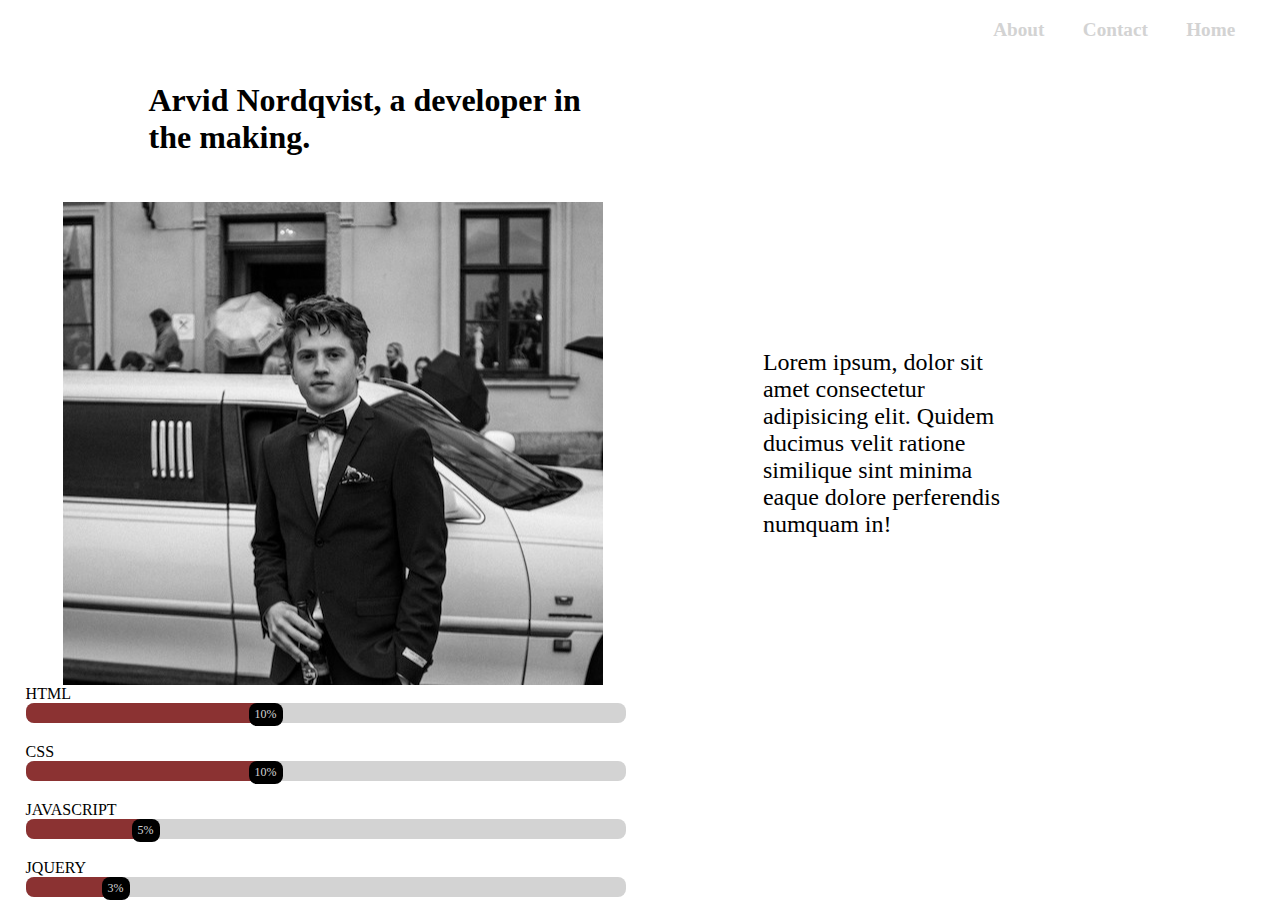
<file: aPortfolio/index.html>
<!DOCTYPE html>
<html lang="en">
<head>
    <meta charset="UTF-8">
    <meta http-equiv="X-UA-Compatible" content="IE=edge">
    <meta name="viewport" content="width=device-width, initial-scale=1.0">
    <link rel="stylesheet" href="style.css">
    <link rel="stylesheet" href="https://cdnjs.cloudflare.com/ajax/libs/font-awesome/4.7.0/css/font-awesome.min.css">  
    <script src="https://ajax.googleapis.com/ajax/libs/jquery/3.5.1/jquery.min.js"></script>
    
    <title>Portfolio</title>

</head>
<body>
    <!-- This part of the code is the navigationbar for users on screens larger than 600px-->
    <div class="navbar" id="myNavbar">
        <a href="home.html">Home</a>
        <a href="#contact">Contact</a>
        <a href="#about">About</a>
        <a href="javascript:void(0);" class="icon" onclick="openNavbar()">
            <i class="fa fa-bars"></i>
          </a>    
        </div>
<!-- This is the code that makes up the header and the image when the screen
     is smaller than 600px-->
    <div class="divheader">
        <h1 class="header">Arvid Nordqvist, a developer in the making.</h1>
        <div class="header-spacing-arvid">
        </div>
    </div>
    
    <!-- this is the main content.-->
    <div class=main>
        <div class="imgdiv-arvid">
        </div>
        <div class="divAbout">
            <p>Lorem ipsum, dolor sit amet consectetur adipisicing elit. Quidem ducimus velit ratione similique sint minima eaque dolore perferendis numquam in!</p>
        </div>
    </div>

<div class="skills">
    <div class="skill">
        <div class="skill-name">HTML</div>
        <div class="skill-bar">
            <div class="skill-per" title="40"></div>
        </div>
    </div>

    <div class="skill">
        <div class="skill-name">CSS</div>
        <div class="skill-bar">
            <div class="skill-per" title="40"></div>
        </div>
    </div>

    <div class="skill">
        <div class="skill-name">JAVASCRIPT</div>
        <div class="skill-bar">
            <div class="skill-per" title="20"></div>
        </div>
    </div>

    <div class="skill">
        <div class="skill-name">JQUERY</div>
        <div class="skill-bar">
            <div class="skill-per" title="15"></div>
        </div>
    </div>
</div>

    <script src="index.js"></script>
</body>
</html>
</file>
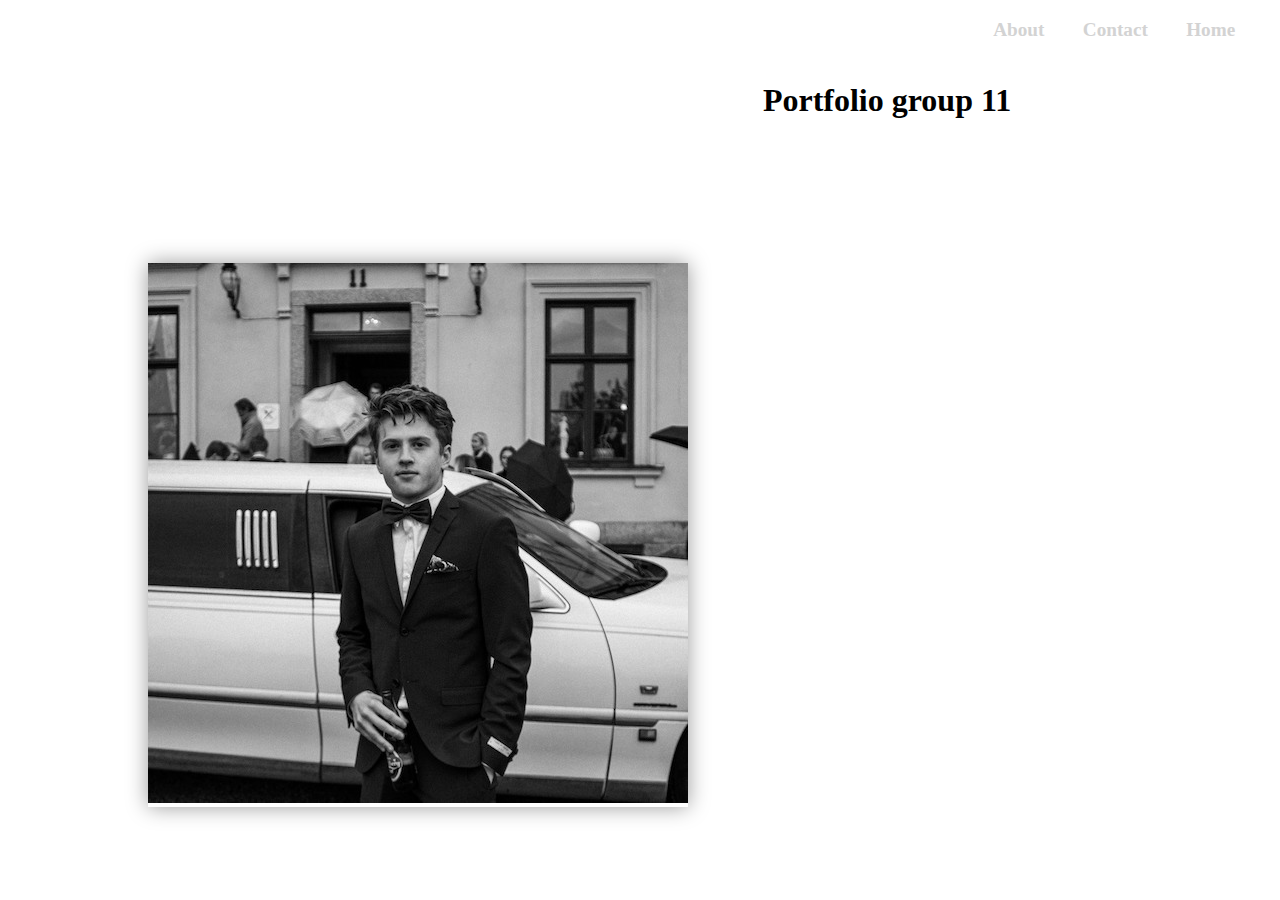
<file: aPortfolio/home.html>
<!DOCTYPE html>
<html lang="en">
<head>
    <meta charset="UTF-8">
    <meta http-equiv="X-UA-Compatible" content="IE=edge">
    <meta name="viewport" content="width=device-width, initial-scale=1.0">
    <link rel="stylesheet" href="style.css">
    <link rel="stylesheet" href="https://cdnjs.cloudflare.com/ajax/libs/font-awesome/4.7.0/css/font-awesome.min.css">  
    <script src="https://ajax.googleapis.com/ajax/libs/jquery/3.5.1/jquery.min.js"></script>

    <title>Home</title>
</head>
<body>
    <!-- This part of the code is the navigationbar for users on screens larger than 600px-->
    <div class="navbar" id="myNavbar">
        <a href="home.html">Home</a>
        <a href="#contact">Contact</a>
        <a href="#about">About</a>
        <a href="javascript:void(0);" class="icon" onclick="openNavbar()">
            <i class="fa fa-bars"></i>
          </a>    
        </div>
    
    <!-- This is the code that makes up the header and the image when the screen
     is smaller than 600px-->
     <div class="divheader">
         <div class="header-spacing">
            </div>
        <h1 class="header">Portfolio group 11</h1>
    </div>

    <div class="slideshow">
        <div class="images">
            <img src="arvid.jpeg" alt="arvid">
        </div>
        <div class="images">
            <img src="gustav.jpeg" alt="gustav">
        </div>
        <div class="images">
            <img src="kalle.jpeg" alt="kalle">
        </div>
        <div class="images">
            <img src="isac.jpeg" alt="isac">
        </div>
    </div>

    <div id="startStop">
        
    </div>

    <script src="index.js"></script>
</body>
</html>
</file>
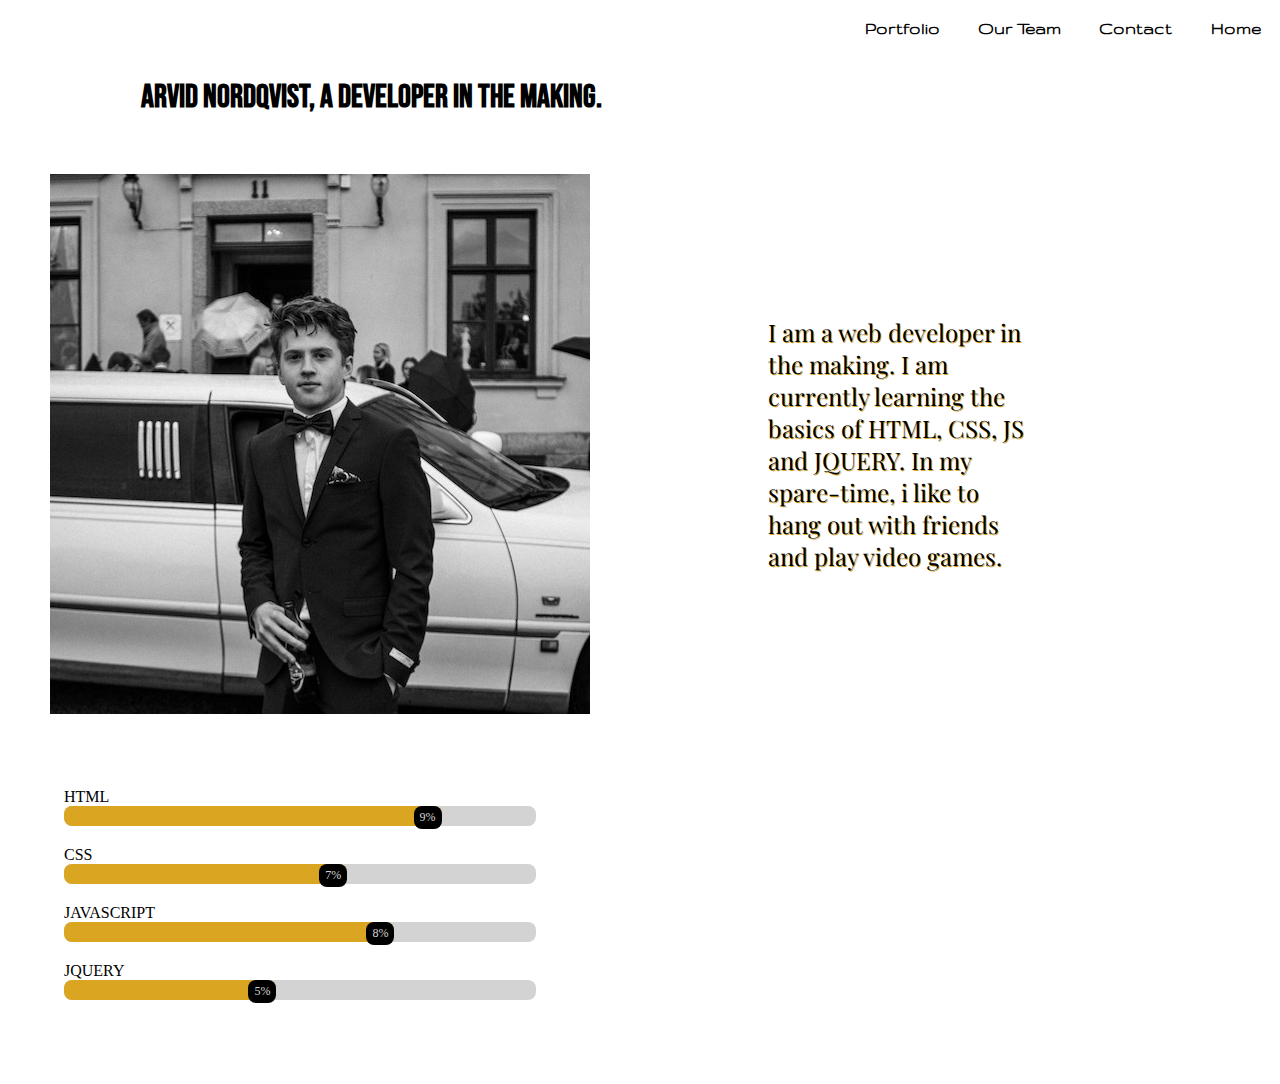
<file: ProjectGrupp11 2/arvidSida.html>
<!DOCTYPE html>
<html lang="en">

<head>
    <meta charset="UTF-8">
    <meta http-equiv="X-UA-Compatible" content="IE=edge">
    <meta name="viewport" content="width=device-width, initial-scale=1.0">
    <link rel="stylesheet" href="style.css">
    <link rel="stylesheet" href="arvidStyle.css">
    <link href='https://fonts.googleapis.com/css?family=Gruppo' rel='stylesheet'>
    <link rel="stylesheet" href="https://cdnjs.cloudflare.com/ajax/libs/font-awesome/4.7.0/css/font-awesome.min.css">
    <script src="https://ajax.googleapis.com/ajax/libs/jquery/3.5.1/jquery.min.js"></script>
    <link href="https://fonts.googleapis.com/css2?family=Bebas+Neue&family=Playfair+Display&display=swap" rel="stylesheet">

    <title>arvidSida</title>

</head>

<body>

    <!-- This part of the code is the navigationbar for users on screens larger than 600px-->
    <div class="navbar" id="myNavbar">
        <a href="homeScreen.html">Home</a>
        <a href="contactPage.html">Contact</a>
        <a href="ourTeam.html">Our Team</a>
        <a href="portfolio.html">Portfolio</a>
        <a href="javascript:void(0);" class="icon" onclick="openNavbar()">
            <i class="fa fa-bars"></i>
        </a>
    </div>

    <!-- This is the code that makes up the header and the image when the screen
     is smaller than 600px-->
    <div class="divheader">
        <h1 class="header">Arvid Nordqvist, a developer in the making.</h1>
        <div class="header-spacing-arvid">
        </div>
    </div>

    <!-- this is the main content.-->
    <div class=main>
        <div class="imgdiv-arvid">
        </div>
        <div class="divAbout">
            <p>I am a web developer in the making. I am currently learning the basics of HTML, CSS, JS and JQUERY. In my
                spare-time, i like to hang out with friends and play video games. </p>
        </div>
    </div>

    <!-- This is the content that creates the skillbar -->

    <div class="skills">
        <div class="skill">
            <div class="skill-name">HTML</div>
            <div class="skill-bar">
                <div class="skill-per" title="80"></div>
            </div>
        </div>

        <div class="skill">
            <div class="skill-name">CSS</div>
            <div class="skill-bar">
                <div class="skill-per" title="60"></div>
            </div>
        </div>

        <div class="skill">
            <div class="skill-name">JAVASCRIPT</div>
            <div class="skill-bar">
                <div class="skill-per" title="70"></div>
            </div>
        </div>

        <div class="skill">
            <div class="skill-name">JQUERY</div>
            <div class="skill-bar">
                <div class="skill-per" title="45"></div>
            </div>
        </div>
    </div>

    <script src="index.js"></script>
    <script src="skill.js"></script>
</body>

</html>
</file>
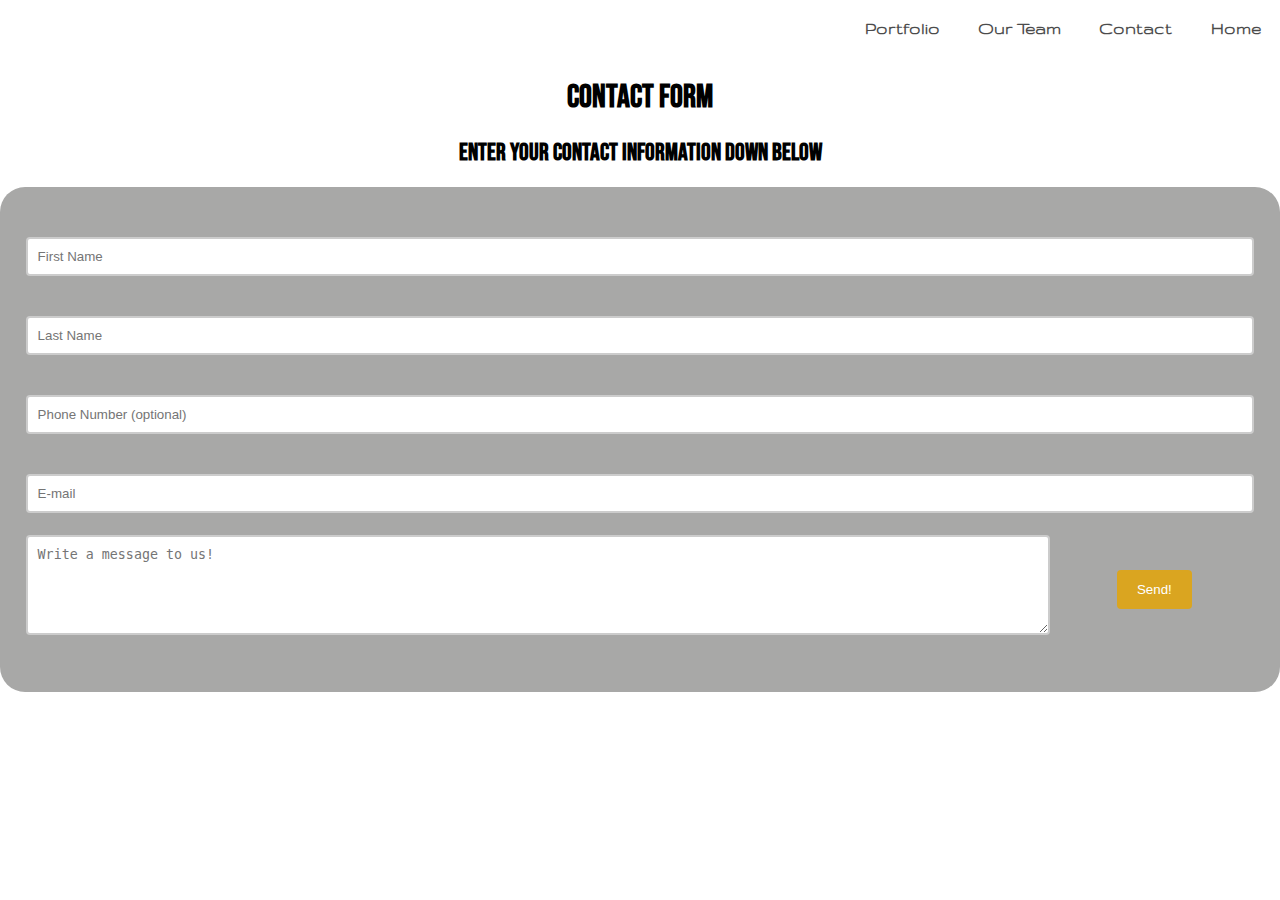
<file: ProjectGrupp11 2/contactPage.html>
<!DOCTYPE html>
<html lang="en">

<head>
    <meta charset="UTF-8">
    <meta http-equiv="X-UA-Compatible" content="IE=edge">
    <meta name="viewport" content="width=device-width, initial-scale=1.0">
    <link rel="stylesheet" href="style.css">
    <link rel="stylesheet" href="contactStyle.css">
    
    <!-- the font styles and the fa-fa bars -->

    <link href='https://fonts.googleapis.com/css?family=Gruppo' rel='stylesheet'>
    <link href="https://fonts.googleapis.com/css2?family=Bebas+Neue&family=Playfair+Display&display=swap"
        rel="stylesheet">
    <link rel="stylesheet" href="https://cdnjs.cloudflare.com/ajax/libs/font-awesome/4.7.0/css/font-awesome.min.css">


    <title>Contacts</title>

</head>


<body>
    <div class="navbar" id="myNavbar">
        <a href="homeScreen.html">Home</a>
        <a href="contactPage.html">Contact</a>
        <a href="ourTeam.html">Our Team</a>
        <a href="portfolio.html">Portfolio</a>
        <a href="javascript:void(0);" class="icon" onclick="openNavbar()">
            <i class="fa fa-bars"></i>
        </a>
    </div>
    <h1>Contact form</h1>
    <h2>Enter your contact information down below</h2>

    <!-- makes up the grey area to make the contactform standout -->
    <div class="container">

        <form class="form" id="form">
            <div class="form-control">
                <small>Error message</small>
                <input type="text" id="contact-fname" name="firstname" placeholder="First Name">

            </div>
            <div class="form-control">
                <small>Error message</small>
                <input type="text" id="contact-lname" name="lastname" placeholder="Last Name">
            </div>
            <div class="form-control">
                <small>Error message</small>
                <input type="text" id="contact-pnumber" name="number" placeholder="Phone Number (optional)">

            </div>
            <div class="form-control">
                <small>Error message</small>
                <input type="email" id="contact-email" name="email" placeholder="E-mail">

            </div>
            <div class="form-control">
                <div class="message">
                    <textarea id="contact-message" name="message" placeholder="Write a message to us!"></textarea>
                    <div class="btnDiv">
                        <button id="contact-submit" type="submit" name="submit">Send!</button>
                    </div>
                </div>
            </div>

            <p id="form-message"></p>
        </form>
    </div>
    <script src="index.js"></script>
    <script src="validate.js"></script>
</body>

</html>
</file>
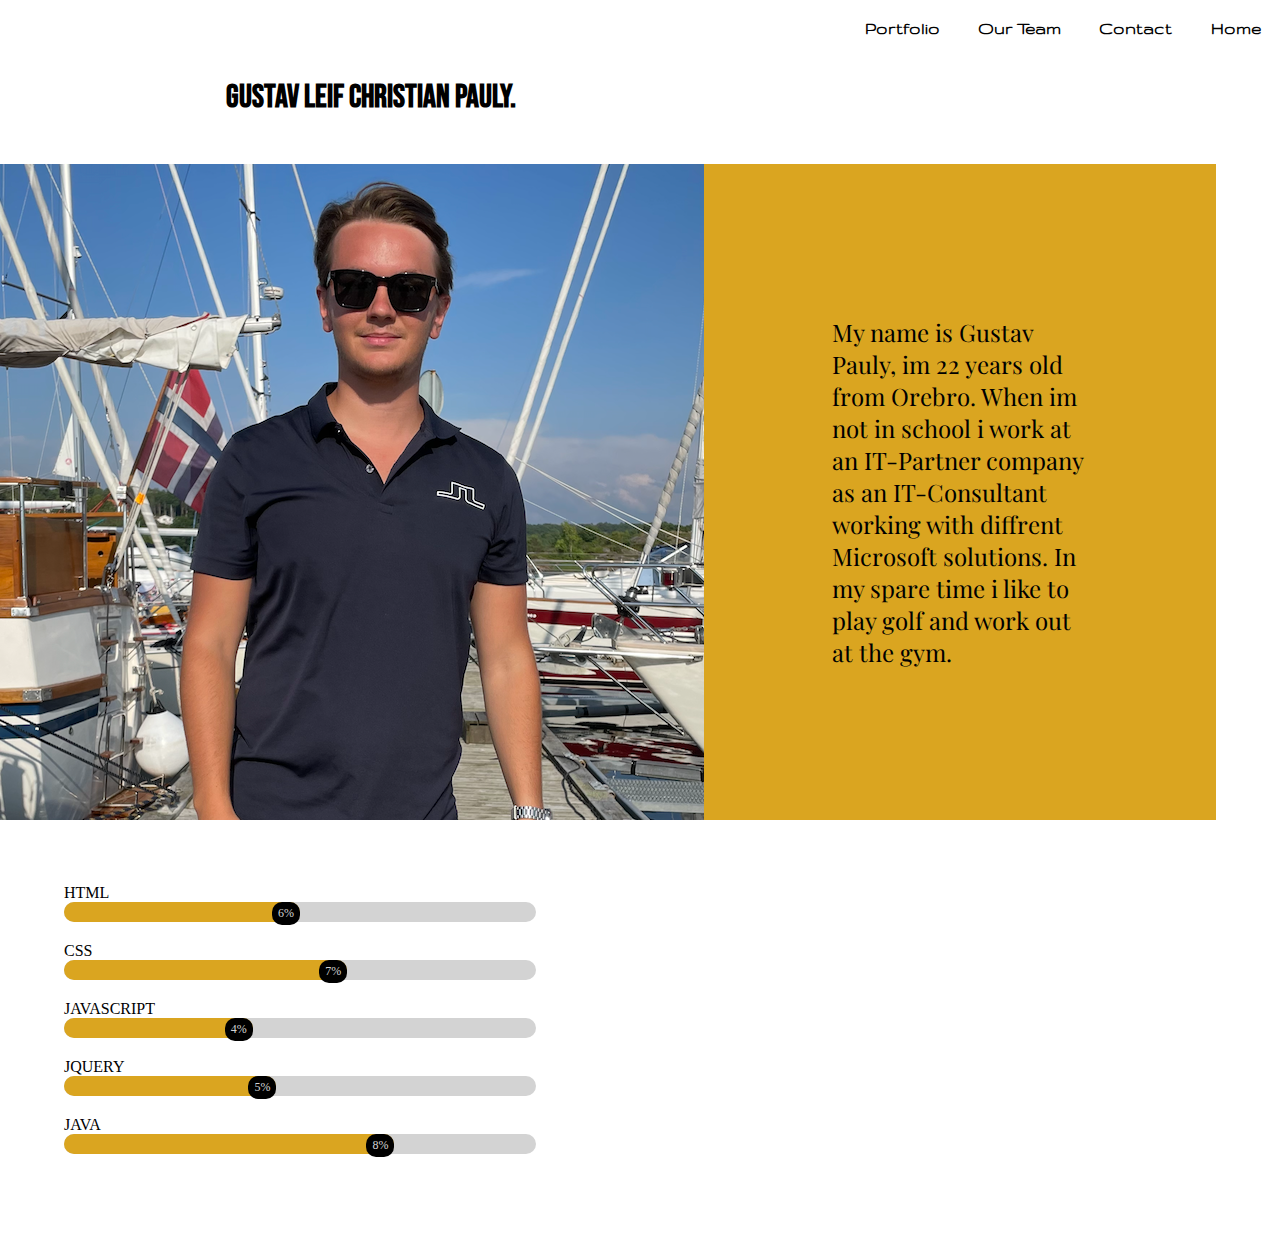
<file: ProjectGrupp11 2/gustavSida.html>
<!DOCTYPE html>
<html lang="en">

<head>
    <meta charset="UTF-8">
    <meta http-equiv="X-UA-Compatible" content="IE=edge">
    <meta name="viewport" content="width=device-width, initial-scale=1.0">
    <link rel="stylesheet" href="style.css">
    <link rel="stylesheet" href="gustavStyle.css">
    <link href='https://fonts.googleapis.com/css?family=Gruppo' rel='stylesheet'>
    <link rel="stylesheet" href="https://cdnjs.cloudflare.com/ajax/libs/font-awesome/4.7.0/css/font-awesome.min.css">
    <script src="https://ajax.googleapis.com/ajax/libs/jquery/3.5.1/jquery.min.js"></script>
    <link href="https://fonts.googleapis.com/css2?family=Bebas+Neue&family=Playfair+Display&display=swap"
        rel="stylesheet">

    <title>Gustav</title>

</head>

<body>
    <!-- This part of the code is the navigationbar for users on screens larger than 600px-->
    <div class="navbar" id="myNavbar">
        <a href="homeScreen.html">Home</a>
        <a href="contactPage.html">Contact</a>
        <a href="ourTeam.html">Our Team</a>
        <a href="portfolio.html">Portfolio</a>
        <a href="javascript:void(0);" class="icon" onclick="openNavbar()">
            <i class="fa fa-bars"></i>
        </a>
    </div>
    <!-- This is the code that makes up the header and the image when the screen
     is smaller than 600px-->
    <div class="divheader">
        <h1 class="header">Gustav Leif Christian Pauly.</h1>
        <div class="header-spacing-gustav">
        </div>
    </div>

    <!-- this is the main content.-->
    <div class=main>
        <div class="imgdiv-gustav">
        </div>
        <div class="divAboutGustav">
            <p> My name is Gustav Pauly, im 22 years old from Orebro. When im not in school i work at an IT-Partner
                company as an IT-Consultant working with diffrent Microsoft solutions. In my spare time i like to play
                golf and work out at the gym. </p>
        </div>
    </div>

    <div class="skills">
        <div class="skill">
            <div class="skill-name">HTML</div>
            <div class="skill-bar">
                <div class="skill-per" title="50"></div>
            </div>
        </div>

        <div class="skill">
            <div class="skill-name">CSS</div>
            <div class="skill-bar">
                <div class="skill-per" title="60"></div>
            </div>
        </div>

        <div class="skill">
            <div class="skill-name">JAVASCRIPT</div>
            <div class="skill-bar">
                <div class="skill-per" title="40"></div>
            </div>
        </div>

        <div class="skill">
            <div class="skill-name">JQUERY</div>
            <div class="skill-bar">
                <div class="skill-per" title="45"></div>
            </div>
        </div>
        <div class="skill">
            <div class="skill-name">JAVA</div>
            <div class="skill-bar">
                <div class="skill-per" title="70"></div>
            </div>
        </div>
    </div>

    <script src="index.js"></script>
    <script src="skill.js"></script>
</body>

</html>
</file>
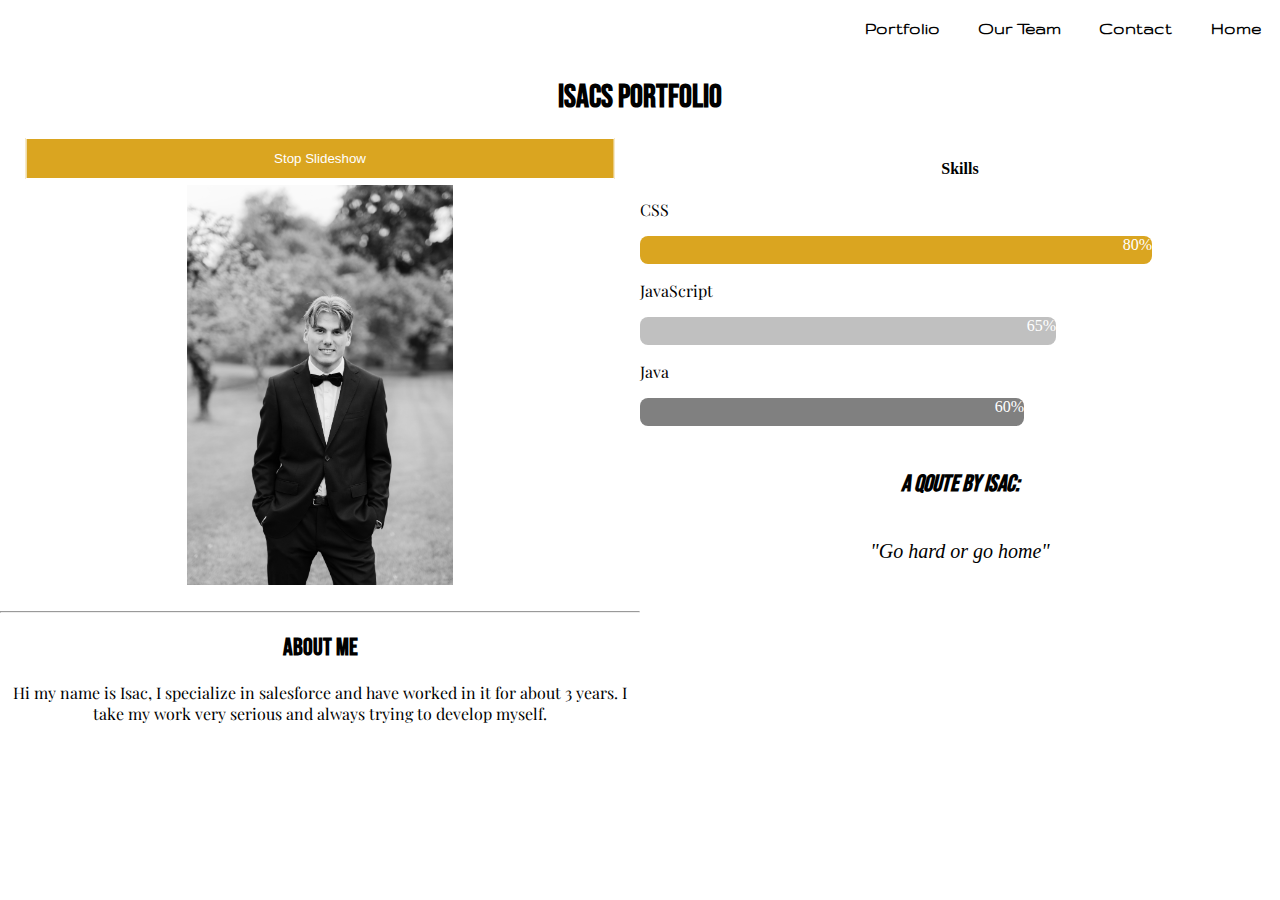
<file: ProjectGrupp11 2/isacSida.html>
<!DOCTYPE html>
<html lang="en">

<head>
    <meta charset="UTF-8"> 
    <meta http-equiv="X-UA-Compatible" content="IE=edge">
    <meta name="viewport" content="width=device-width, initial-scale=1.0">
    <link rel="stylesheet" href="isacStyle.css">
    <link rel="stylesheet" type="text/css" href="style.css">
    <link href='https://fonts.googleapis.com/css?family=Gruppo' rel='stylesheet'>
    <link rel="stylesheet" href="https://cdnjs.cloudflare.com/ajax/libs/font-awesome/4.7.0/css/font-awesome.min.css">
    <link href="https://fonts.googleapis.com/css2?family=Bebas+Neue&family=Playfair+Display&display=swap" rel="stylesheet">

    <title>Isacs Page</title>

</head>

<body>
    <div class="navbar" id="myNavbar">
        <a href="homeScreen.html">Home</a>
        <a href="contactPage.html">Contact</a>
        <a href="ourTeam.html">Our Team</a>
        <a href="portfolio.html">Portfolio</a>
        <a href="javascript:void(0);" class="icon" onclick="openNavbar()">
            <i class="fa fa-bars"></i>
        </a>
    </div>
    <div>
        <H1>Isacs Portfolio</H1>

    </div>

    <div class="topUser">
        <div class="left">
            <button id="change-image">Stop Slideshow</button>
            <img src="images/isac2.JPG" alt=" en bild på isac" id="imgTop">
        </div>
        <div class="right">
            <h4 id="isacSkills">Skills</h4>

            <div class="container">
                <p>CSS</p>
                <div class="container">
                    <div class="skills css">80%</div>
                </div>

                <p>JavaScript</p>
                <div class="container">
                    <div class="skills js">65%</div>
                </div>

                <p>Java</p>
                <div class="container">
                    <div class="skills php">60%</div>
                </div>
            </div>


        </div>

    </div>
    <div class="quate">
        <h3>A qoute by Isac:</h3>
        <blockquote>"Go hard or go home"</blockquote>

    </div>

    <div class="bottomUser">
        <hr>
        <h2>
            About me
        </h2>
        <p>Hi my name is Isac, I specialize in salesforce and have worked in it for about 3 years. I take my work very serious and always trying to develop myself.</p>

    </div>
    <script src="index.js"></script>
    <script src="slideShow.js"></script>
</body>

</html>
</file>
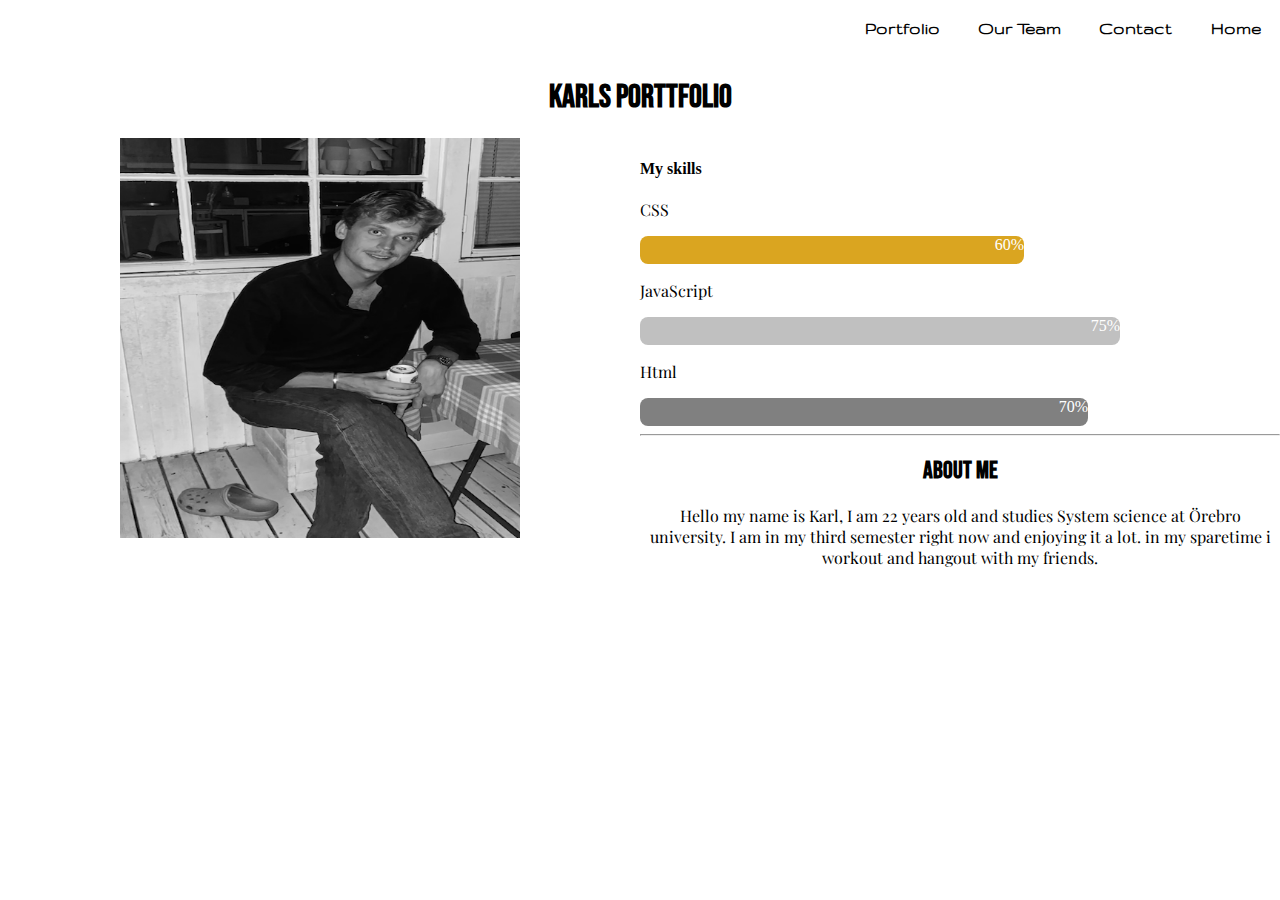
<file: ProjectGrupp11 2/kalleSida.html>
<!DOCTYPE html>
<html lang="en">

<head>
    <meta charset="UTF-8">
    <meta http-equiv="X-UA-Compatible" content="IE=edge">
    <meta name="viewport" content="width=device-width, initial-scale=1.0">
    <link rel="stylesheet" type="text/css" href="kalleStyle.css">
    <link rel="stylesheet" href="style.css">
    <link rel="stylesheet" href="https://cdnjs.cloudflare.com/ajax/libs/font-awesome/4.7.0/css/font-awesome.min.css">
    <link href='https://fonts.googleapis.com/css?family=Gruppo' rel='stylesheet'>
    <link href="https://fonts.googleapis.com/css2?family=Bebas+Neue&family=Playfair+Display&display=swap"
        rel="stylesheet">

    <title>Karl Westlund</title>

</head>

<body>
    <div class="navbar" id="myNavbar">
        <a href="homeScreen.html">Home</a>
        <a href="contactPage.html">Contact</a>
        <a href="ourTeam.html">Our Team</a>
        <a href="portfolio.html">Portfolio</a>
        <a href="javascript:void(0);" class="icon" onclick="openNavbar()">
            <i class="fa fa-bars"></i>
        </a>
    </div>
    <div>
        <h1>Karls porttfolio</h1>
    </div>

    <div class="topUser">
        <div class="left">
            <img src="images/karl.png" alt="En bild på Karl" id="imgTop">
        </div>
        <div class="right">
            <h4 id="Karlskills">My skills</h4>
            <div class="container">
                <p>CSS</p>
                <div class="container">
                    <div class="skills css">60%</div>
                </div>

                <p>JavaScript</p>
                <div class="container">
                    <div class="skills js">75%</div>
                </div>

                <p>Html</p>
                <div class="container">
                    <div class="skills php">70%</div>
                </div>
            </div>
        </div>

    </div>

    <div class="bottomUser">
        <hr>
        <h2>
            About me
        </h2>
        <p>
            Hello my name is Karl, I am 22 years old and studies System science at Örebro university.
            I am in my third semester right now and enjoying it a lot. in my sparetime i workout and
            hangout with my friends.
        </p>
    </div>
    <script src="index.js"></script>
</body>
</html>
</file>
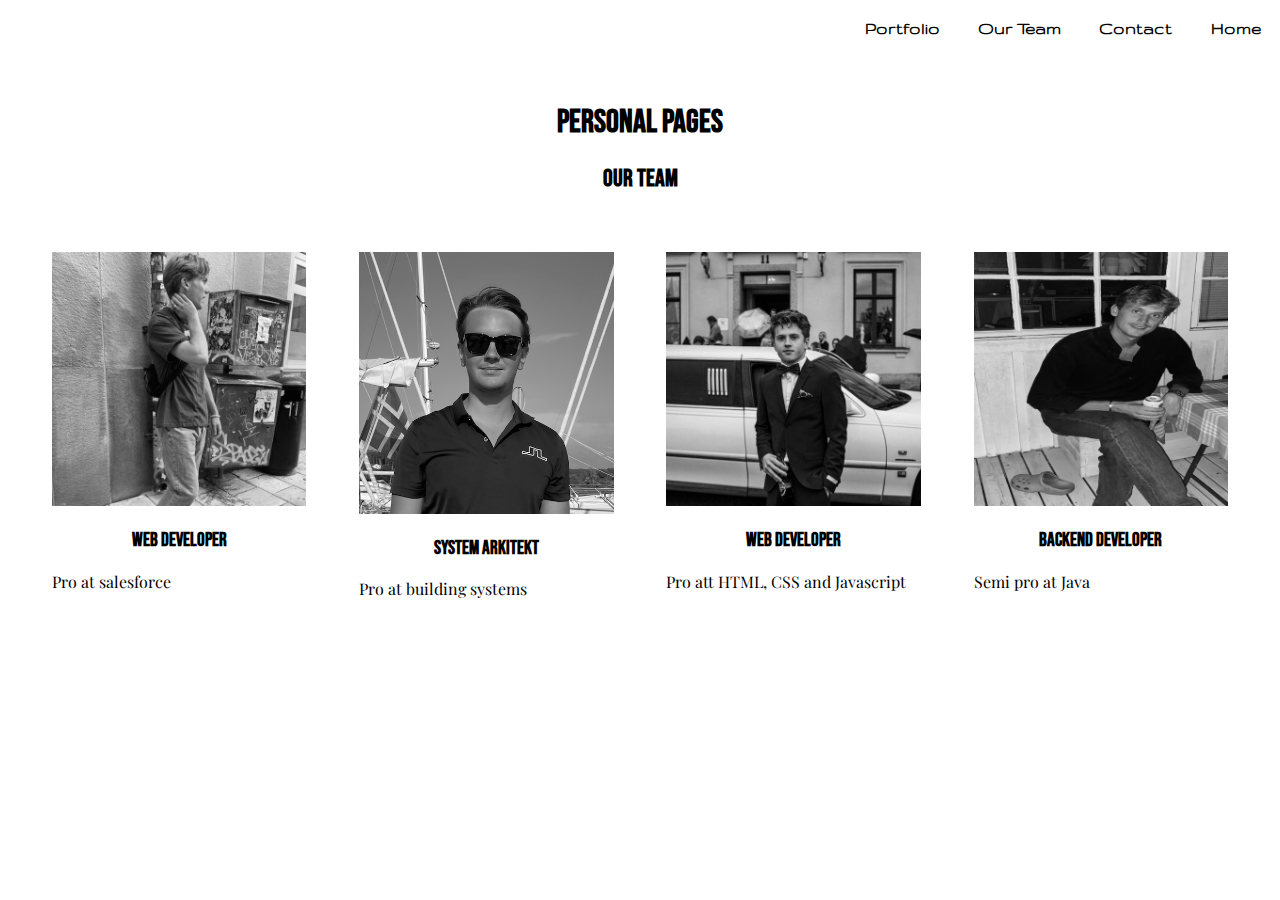
<file: ProjectGrupp11 2/ourTeam.html>
<!DOCTYPE html>
<html lang="en">

<head>
    <meta charset="UTF-8">
    <meta name="viewport" content="width=device-width, initial-scale=1.0">
    <meta http-equiv="X-UA-Compatible" content="ie=edge">
    <link rel="stylesheet" type="text/css" href="outTeamStyle.css">
    <link rel="stylesheet" href="style.css">
    <link href='https://fonts.googleapis.com/css?family=Gruppo' rel='stylesheet'>
    <link rel="stylesheet" href="https://cdnjs.cloudflare.com/ajax/libs/font-awesome/4.7.0/css/font-awesome.min.css">
    <script src="https://ajax.googleapis.com/ajax/libs/jquery/3.5.1/jquery.min.js"></script>
    <link href="https://fonts.googleapis.com/css2?family=Bebas+Neue&family=Playfair+Display&display=swap"
        rel="stylesheet">

    <title>Our Team</title>

</head>

<body>
    <!-- This part of the code is the navigationbar for users on screens larger than 600px-->
        <div class="navbar" id="myNavbar">
            <a href="homeScreen.html">Home</a>
            <a href="contactPage.html">Contact</a>
            <a href="ourTeam.html">Our Team</a>
            <a href="portfolio.html">Portfolio</a>
            <a href="javascript:void(0);" class="icon" onclick="openNavbar()">
                <i class="fa fa-bars"></i>
            </a>
        </div>

    <div class="main">
        
        <div>
            <h1>Personal Pages</h1>

            <h2>Our team</h2>

            <!-- the team in Gallery Grid -->
            <div class="row">
                <div class="column">
                    <div class="content" onclick="window.open('isacSida.html', '_self');">
                        <img src="images/isac.jpeg" alt="Mountains" style="width:100%">
                        <h3>Web developer</h3>
                        <p>Pro at salesforce</p>
                    </div>
                </div>
                <div class="column">
                    <div class="content" onclick="window.open('gustavSida.html', '_self');">
                        <img src="images/gustavMindre.png" alt="Lights" style="width:100%">
                        <h3>System arkitekt</h3>
                        <p>Pro at building systems</p>
                    </div>
                </div>
                <div class="column">
                    <div class="content" onclick="window.open('arvidSida.html', '_self');">
                        <img src="images/arvid.jpeg" alt="Nature" style="width:100%">
                        <h3>Web developer</h3>
                        <p>Pro att HTML, CSS and Javascript</p>
                    </div>
                </div>
                <div class="column">
                    <div class="content" onclick="window.open('kalleSida.html', '_self');">
                        <img src="images/karl.png" alt="Mountains" style="width:100%">
                        <h3>Backend developer </h3>
                        <p>Semi pro at Java</p>
                    </div>
                </div>
            </div>

        </div>
    </div>
        <script src="index.js"></script>
</body>

</html>
</file>
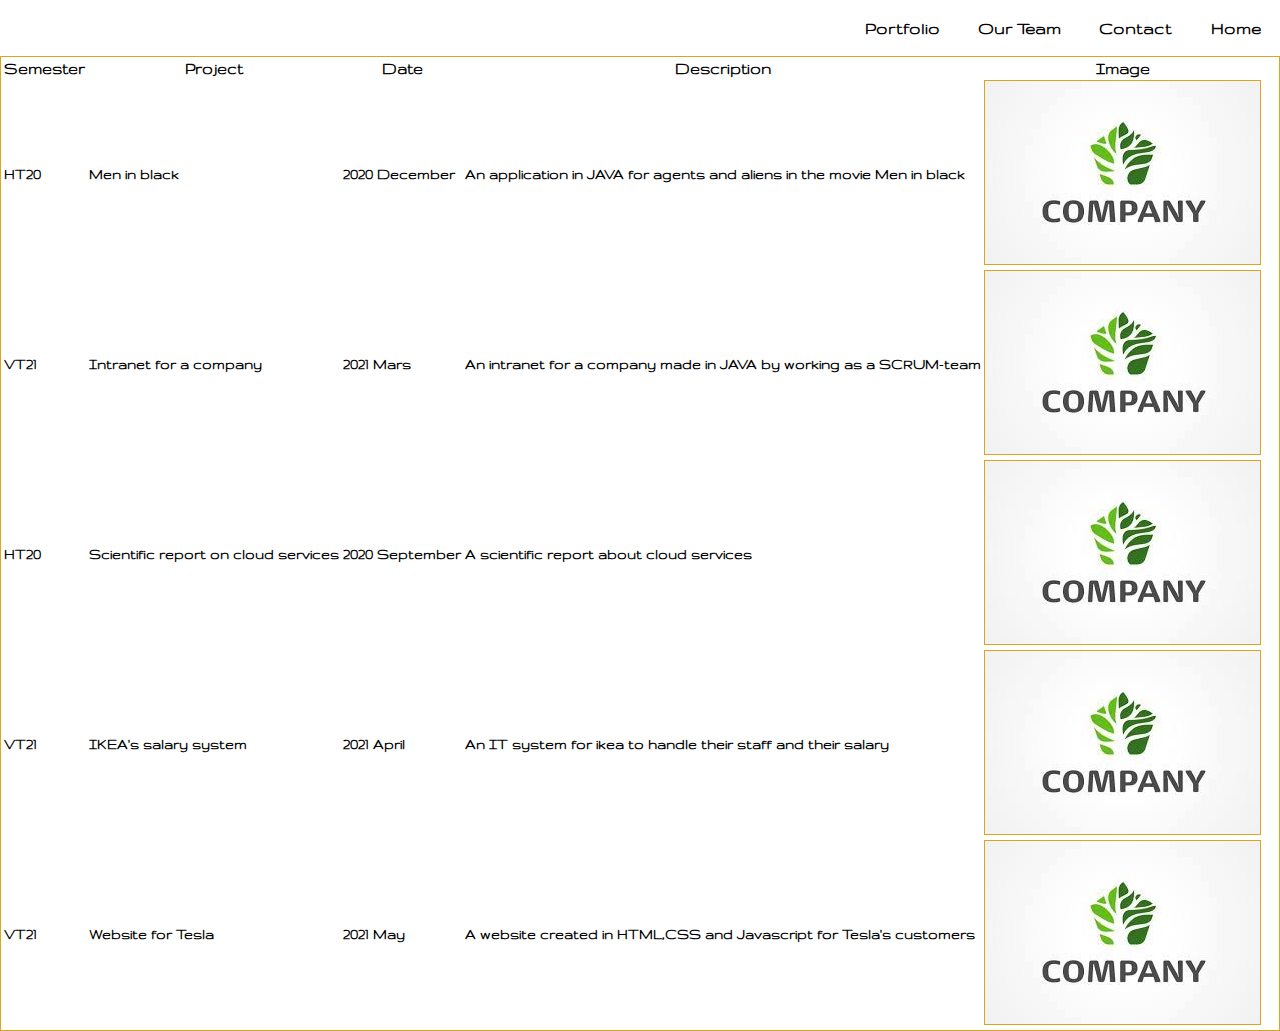
<file: ProjectGrupp11 2/portfolio.html>
<!DOCTYPE html>
<html lang="en">
<head>
    <meta charset="UTF-8">
    <meta name="viewport" content="width=device-width, initial-scale=1.0">
    <meta http-equiv="X-UA-Compatible" content="ie=edge">
    <link rel="stylesheet" href="style.css">
    <link rel="stylesheet" href="portfolioStyle.css">
    <link href='https://fonts.googleapis.com/css?family=Gruppo' rel='stylesheet'>
    <link rel="stylesheet" href="https://cdnjs.cloudflare.com/ajax/libs/font-awesome/4.7.0/css/font-awesome.min.css">
    <link href="https://fonts.googleapis.com/css2?family=Bebas+Neue&family=Playfair+Display&display=swap" rel="stylesheet">

    <title>Portfolio</title>
</head>
<body>
    <!--navbar-->
    <div class="navbar" id="myNavbar">
        <a href="homeScreen.html">Home</a>
        <a href="contactPage.html">Contact</a>
        <a href="ourTeam.html">Our Team</a>
        <a href="portfolio.html">Portfolio</a>
        <a href="javascript:void(0);" class="icon" onclick="openNavbar()">
            <i class="fa fa-bars"></i>
        </a>
    </div>

    <div id='content'>
        <table id='projects'>
            <thead>
                <tr>
      <!-- semester-->             <th>Semester</th> 
        <!-- Project -->              <th>Project</th>
            <!-- date of execution -->          <th>Date</th>
      <!-- description-->         <th>Description</th>
                                    <th id="imge">Image</th>
                </tr>                
            </thead>
            <tbody>

            </tbody>
        </table>
    </div>

    <script src="portfolio.js">
    </script>
    <script src="index.js"></script>
</body>
</html>
</file>
<file: aPortfolio/style.css>
*{
    box-sizing: border-box;
}

html{
    margin: 0;
    padding: 0;
}

body{
    margin: 0;
    padding-left: 2% ;
    padding-right: 2%;
    min-height: 100vh;
}

.navbar{
    overflow:hidden;
}

.navbar a {
    float: right;
    color: #d3d3d3;
    font-weight: bold;
    padding: 1em 1em;
    text-decoration: none;
    font-size: larger;
}

.navbar a:hover{
    background-color: #d3d3d3;
    color: gray;
    transition: 0.7s;
}

.navbar .icon {
    display:none;
}

@media screen and (max-width: 600px){
    .navbar .icon {
        padding: 1em 1em;
        display: block;
        float: left;
        color:#d3d3d3;
    }

    .navbar .icon:hover{
        background-color: #d3d3d3;
        color: gray;
        transition: 0.7s;
    }

    .navbar a{
        display:none;
    }
    .navbar.responsive {position: relative;}
    .navbar.responsive a.icon {
        position: absolute;
        text-align: left;
        top: 0;
    }
    .navbar.responsive a {
        float: none;
        display: block;
        text-align: right;
    }
}

.divheader{
    width: 100%;
    display: flex;
}

.header {
    padding-left: 10%;
    padding-right: 2%;
    float: left;
    width: 50%;
}

.header-spacing{
    width:50%;
    float: left;
}

.header-spacing-arvid{
    width:50%;
    float: left;
}

.main{
    display: flex;
    margin-top: 2%;
    flex-wrap: wrap;
}

.divAbout {
    width: 40%;
    float: right;
    padding: 10%;
    font-size: x-large;
}

.imgdiv-arvid{
    width: 50%;
    float: left;
    padding-left: 5%;
    background-color: transparent;
    background-image: url(arvid.jpeg); /*Lägg in egen bild här*/
    background-repeat: no-repeat;
    background-position: center;
    background-attachment: scroll;
}

@media screen and (max-width: 600px) {
    .main{
        flex-direction: column;
    }

    .header-spacing-arvid{
        min-height: 300px;
        min-width: 100px;
        background-color: transparent;
        background-image: url(arvid.jpeg); /*Lägg in egen bild här*/
        background-repeat: no-repeat;
        background-position: center;
    }

    .imgdiv{
        display: none;
    }

    .divAbout{
        width: 100%;
    }
}

.skills{
    width: 100%;
    max-width: 600px;
}

.skills-name{
    font-size: 18px;
    font-weight: 700;
    text-transform: uppercase;
    margin: 1% 0;
}

.skill-bar{
    height: 20px;
    background-color: #d3d3d3;
    border-radius: 8px;
    margin-bottom: 20px;
}

.skill-per{
    height: 20px;
    background-color: #8b3232;
    border-radius: 8px;
    width: 0%;
    transition: 2s linear;
    position: relative;
}

.skill-per::before{
    content: attr(title);
    position: absolute;
    padding: 4px 6px;
    background-color: black;
    border-radius: 8px;
    color:#d3d3d3;
    font-size: 12px;
    right:0;
    transform: translateX(50%);
}

/* slideshow style for homepage */

.slideshow { 
    margin: 0; 
    position: relative; 
    width: 100%;
    padding: 10%;

  }
  
.slideshow div {  
    position: absolute; 
    object-fit: contain;
    object-position: center;
    filter: grayscale(1);
    box-shadow: 0 0 20px rgba(0,0,0,0.4);
  }

img {
    max-width: 100%;
    height: auto;
}

@media screen and (max-width: 600px){
    
    .slideshow div {
       width: 80%; 
    }
}
</file>
<file: ProjectGrupp11 2/style.css>
* {
  box-sizing: border-box;
}

img {
  filter: grayscale(1);
}

h1,
h2 {
  font-family: "Bebas Neue", cursive;
  word-break: keep-all;
  text-align: center;
  color: black;
}

h3 {
  font-family: "Bebas Neue", cursive;
  text-align: center;
  color: black;
}

p {
  font-family: "Playfair Display", serif;
  color: black;
}

html,
body {
  margin: 0;
  padding: 0;
}

.navbar {
  overflow: hidden;
}

.navbar a {
  float: right;
  color: black;
  font-family: "gruppo";
  font-weight: bold;
  padding: 1em 1em;
  text-decoration: none;
  font-size: larger;
}

.navbar a:hover {
  color: goldenrod;
  transition: 0.7s;
}

.navbar .icon {
  display: none;
}

/* navigation bar */
@media screen and (max-width: 768px) {
  .navbar .icon {
    padding: 1em 1em;
    display: block;
    float: left;
    color: black;
  }

  .navbar a {
    display: none;
  }

  .navbar.responsive {
    position: relative;
  }
  .navbar.responsive a.icon {
    position: absolute;
    text-align: left;
    top: 0;
  }
  .navbar.responsive a {
    float: none;
    display: block;
    text-align: right;
  }
}
</file>
<file: ProjectGrupp11 2/arvidStyle.css>
.divheader {
  width: 100%;
  display: flex;
}

.header {
  padding-left: 10%;
  padding-right: 2%;
  float: left;
  width: 50%;
}

.header-spacing {
  width: 50%;
  float: left;
}

.header-spacing-arvid {
  width: 50%;
  float: left;
}

.main {
  display: flex;
  margin-top: 2%;
  flex-wrap: wrap;
}

.divAbout {
  width: 40%;
  float: right;
  padding: 10%;
  font-size: x-large;
  text-shadow: 1px 1px goldenrod;
}

.imgdiv-arvid {
  width: 50%;
  float: left;
  padding-left: 5%;
  background-color: transparent;
  background-image: url(images/arvid.jpeg); /*Lägg in egen bild här*/
  background-repeat: no-repeat;
  background-position: center;
  background-attachment: scroll;
}

/* Flexsidan för Arvids Sida */

@media screen and (max-width: 768px) {
  .main {
    flex-direction: column;
  }

  .header {
    z-index: 1;
    padding-left: 2%;
    margin-right: 15px;
  }

  .header-spacing-arvid {
    min-height: 300px;
    min-width: 100px;
    background-color: transparent;
    background-image: url(images/arvid.jpeg); /*Lägg in egen bild här*/
    background-repeat: no-repeat;
    background-position: center;
  }

  .imgdiv {
    display: none;
  }

  .divAbout {
    width: 100%;
    text-shadow: 1px 1px goldenrod;
  }
}

/* skillbar i Arvids egna sida */

.skills {
  padding: 5%;
  width: 100%;
  max-width: 600px;
}

.skills-name {
  font-size: 18px;
  font-weight: 700;
  text-transform: uppercase;
  margin: 1% 0;
}

.skill-bar {
  height: 20px;
  background-color: #d3d3d3;
  border-radius: 8px;
  margin-bottom: 20px;
}

.skill-per {
  height: 20px;
  border-radius: 8px;
  width: 0%;
  position: relative;
  transition: 3s linear;
  background-color: goldenrod;
}

.skill-per::before {
  content: attr(title);
  position: absolute;
  padding: 4px 6px;
  background-color: black;
  border-radius: 8px;
  color: #d3d3d3;
  font-size: 12px;
  right: 0;
}
</file>
<file: ProjectGrupp11 2/contactStyle.css>
body {
  height: 100%;
}

.navbar {
  background-color: white;
  opacity: 0.7;
}

.container {
  background-color: rgb(168, 168, 167);
  border-radius: 25px;
  padding: 2%;
}

input,
textarea {
  width: 100%;
  padding: 10px 10px;
  border: 2px solid #ccc;
  border-radius: 4px;
  box-sizing: border-box;
  margin-top: 6px;
  margin-bottom: 16px;
  resize: vertical;
}

/* The class that changes when a form is valid*/
.success input,
.success textarea {
  border-color: #2ecc71;
}

/* The class that changes when a form is not valid*/
.error input,
.error textarea {
  border-color: #e74c3c;
}

/* Error message hidden */
.form-control small{
  visibility: hidden;
}

/* Error maessage shown */
.form-control.error small{
  visibility: visible;
  color: #e74c3c;
}

button[type="submit"] {
  background-color: goldenrod;
  color: white;
  padding: 12px 20px;
  margin-left: 2%;
  float: right;
  bottom: -22%;
  border: none;
  border-radius: 4px;
  cursor: pointer;
}

.message {
  display: flex;
  width: 100%;
  height: 100%;
}
.btnDiv {
  display: flex;
  width: 20%;
  margin: auto;
  justify-content: center;
}
button[type="submit"]:hover {
  background-color: gold;
  color: black;
  transition: 0.5s;
}
#subject {
  background-color: white;
  color: black;
  float: left;
}

textarea {
  height: 100px;
}
</file>
<file: ProjectGrupp11 2/gustavStyle.css>
/*CSS for gustavSida.html*/

/*CSS for the header*/
.divheader{
    width: 100%;
    display: flex;
}

.header {
    padding-left: 10%;
    padding-right: 2%;
    float: left;
    width: 50%;
}

.header-spacing{
    width:50%;
    float: left;
}

.header-spacing-gustav{
    width:50%;
    float: left;
}

/*CSS for the main parts, the image, text and for diffrent screensizes etc.*/
.main{
    display: flex;
    margin-top: 2%;
    flex-wrap: wrap;
}

.divAboutGustav {
    width: 40%;
    float: right;
    padding: 10%;
    font-size: x-large;
    background-color: goldenrod;
}

.imgdiv-gustav{
    width: 55%;
    float: left;
    padding-left: 5%;
    background-color: transparent;
    background-image: url(images/gustavStorre.png); 
    background-repeat: no-repeat;
    background-position: center;
    background-attachment: scroll;
}

@media screen and (max-width: 768px) {
    .main{
        flex-direction: column;
    }

    .header{
        z-index: 1;
        padding-left: 2%;
        margin-right: 15px;
    }

    .header-spacing-gustav{
        min-height: 300px;
        min-width: 100px;
        background-color: transparent;
        background-image: url(images/gustavMindre.png); 
        background-repeat: no-repeat;
        background-position: center;
    }

    .imgdiv{
        display: none;
    }

    .divAboutGustav{
        width: 100%;
    }
}

/*CSS for skillbar*/
.skills{
    padding: 5%;
    width: 100%;
    max-width: 600px;
    background-color: white;
}

.skills-name{
    font-size: 18px;
    font-weight: 700;
    text-transform: uppercase;
    margin: 1% 0;
}

.skill-bar{
    height: 20px;
    background-color: #d3d3d3;
    border-radius: 15px;
    margin-bottom: 20px;
}

.skill-per{
    height: 20px;
    border-radius: 15px;
    width: 0%;
    position: relative;
    transition: 3s linear;
    background-color: goldenrod;
}

.skill-per::before{
    content: attr(title);
    position: absolute;
    padding: 4px 6px;
    background-color: black;
    border-radius: 10px;
    color:#d3d3d3;
    font-size: 12px;
    right:0;
}
</file>
<file: ProjectGrupp11 2/isacStyle.css>
div.topUser {
  width: 100%;
  background-color: white;
}
div.bottomUser {
  width: 50%;

  background-color: white;
  color: black;
  text-align: center;
  float: left;
}
div.left {
  width: 50%;
  padding-right: 2%;
  padding-left: 2%;
  height: auto;
  background-color: transparent;
  float: left;
}
div.right {
  width: 50%;

  background-color: white;
  float: left;
  color: black;
}
#imgTop {
  height: 400px;
  width: 100%;
  object-fit: contain;
  object-position: center;
  overflow: hidden;
  filter: grayscale(1);
} 

/* Makes the image fit in the container */
.quate {
  font-size: 20px;
  font-style: italic;
  margin: 0.25em 0;
  padding: 0.35em 40px;
  position: relative;
  width: 50%;
  line-height: 2;
  color: black;
  text-align: center;
  float: left;
}

/* Makes the webpage mobile friendly */
@media screen and (max-width: 600px) {
  div.left {
    width: 100%;
  }
  div.quate {
    width: 100%;
    right: 0;
    position: relative;
  }
  div.right {
    width: 100%;
    position: relative;
  }
  div.bottomUser {
    width: 100%;
    position: relative;
  }
}

/* skill bars /*


/* Container for skill bars */
.container {
  width: 100%; /* Full width */
  background-color: white; /* Grey background */
}
#isacSkills {
  text-align: center;
}
.skills {
  text-align: right; /* Right-align text */
  /* padding-top: 8px;  Add top padding */
  padding-bottom: 10px; /* Add bottom padding */
  color: white; /* White text color */
}

.css {
  width: 80%;
  background-color: goldenrod;
  border-radius: 8px;
}
.js {
  width: 65%;
  background-color: silver;
  border-radius: 8px;
} 
.php {
  width: 60%;
  background-color: grey;
  border-radius: 8px;
}


/* the button to pause unpause slideshow */
#change-image {
  width: 100%;
  position: relative;
  float: left;
  background: goldenrod;
  color: white;
  border: none;
  padding: 2%;
  margin-bottom: 1%;
  cursor: pointer;
  border: 1px solid #fff;
  left: 50%;
  transform: translateX(-50%);
}

#change-image:hover {
  background: white;
  color: black;
  border: 1px solid goldenrod;
  transition: 0.4s;
}
</file>
<file: ProjectGrupp11 2/kalleStyle.css>
div.topUser {
    width: 100%;
    background-color: white;
  }
  div.bottomUser {
    width: 50%;
  
    background-color: white;
    color: black;
    text-align: center;
    float: left;
  }
  div.left {
    width: 50%;
    padding-right: 2%;
    padding-left: 2%;
    height: auto;
    background-color: transparent;
    float: left;
  }
  div.right {
    width: 50%;
  
    background-color: white;
    float: left;
    color: black;
  }
  #imgTop {
    height: 400px;
    width: 100%;
    object-fit: contain;
    object-position: center;
    overflow: hidden;
    filter: grayscale(1);
  } 
  
  /* Makes the image fit in the container */
  .quate {
    font-size: 20px;
    font-style: italic;
    margin: 0.25em 0;
    padding: 0.35em 40px;
    position: relative;
    width: 50%;
    line-height: 2;
    color: black;
    text-align: center;
    float: left;
  }
  
  /* Makes the webpage more mobile friendly */
  @media screen and (max-width: 600px) {
    div.left {
      width: 100%;
    }
    div.quate {
      width: 100%;
      right: 0;
      position: relative;
    }
    div.right {
      width: 100%;
      position: relative;
    }
    div.bottomUser {
      width: 100%;
      position: relative;
    }
  }
  
  /* skill bars /*
  
  
  /* Container for skill bars */
  .container {
    width: 100%; /* Full width */
    background-color: white; /* Grey background */
  }
  #isacSkills {
    text-align: center;
  }
  .skills {
    text-align: right; /* Right-align text */
    /* padding-top: 8px;  Add top padding */
    padding-bottom: 10px; /* Add bottom padding */
    color: white; /* White text color */
  }
  
  .css {
    width: 60%;
    background-color: goldenrod;
    border-radius: 8px;
  }
  .js {
    width: 75%;
    background-color: silver;
    border-radius: 8px;
  } 
  .php {
    width: 70%;
    background-color: grey;
    border-radius: 8px;
  }
</file>
<file: ProjectGrupp11 2/outTeamStyle.css>
/* Center website */
.main {
  display: flex;
  margin-top: 2%;
  flex-wrap: wrap;
}

img{
  object-fit: contain;
}

p {
  font-family: "Playfair Display", serif;
}

.row {
  margin: 1%;
  padding: 1%;
}

.column {
  padding: 1%;
  float: left;
  width: 25%;
}


.userpic {
  width: 200px;
  height: 1px;
}

/* Content */
.content {
  background-color: transparent;
  padding: 5%;
}

.content:hover {
  background-color: goldenrod ;
  transform:scale(1.03);
}

/* Responsive layout - makes a two column-layout instead of four columns */
@media screen and (max-width: 768px) {
  .column {
    width: 50%;
  }
}

/* Responsive layout - makes the two columns stack on top of each other instead of next to each other */
@media screen and (max-width: 600px) {
  .column {
    width: 100%;
  }
}
</file>
<file: ProjectGrupp11 2/portfolioStyle.css>
*{
  box-sizing: border-box;
}

body{
  overflow: hidden;
}

#content {
  
  border: 1px solid goldenrod;
}

img{
  filter:grayscale(0);
  border: 1px solid goldenrod;
  width: 100%;

}

#projects {
  font-family: gruppo;
  
}

th {
  font-size: large;
}

td {
  font-weight: bold;
 
}

@media screen and (max-width: 768px) {
    #content{
      display: flex;
    }

}
</file>
